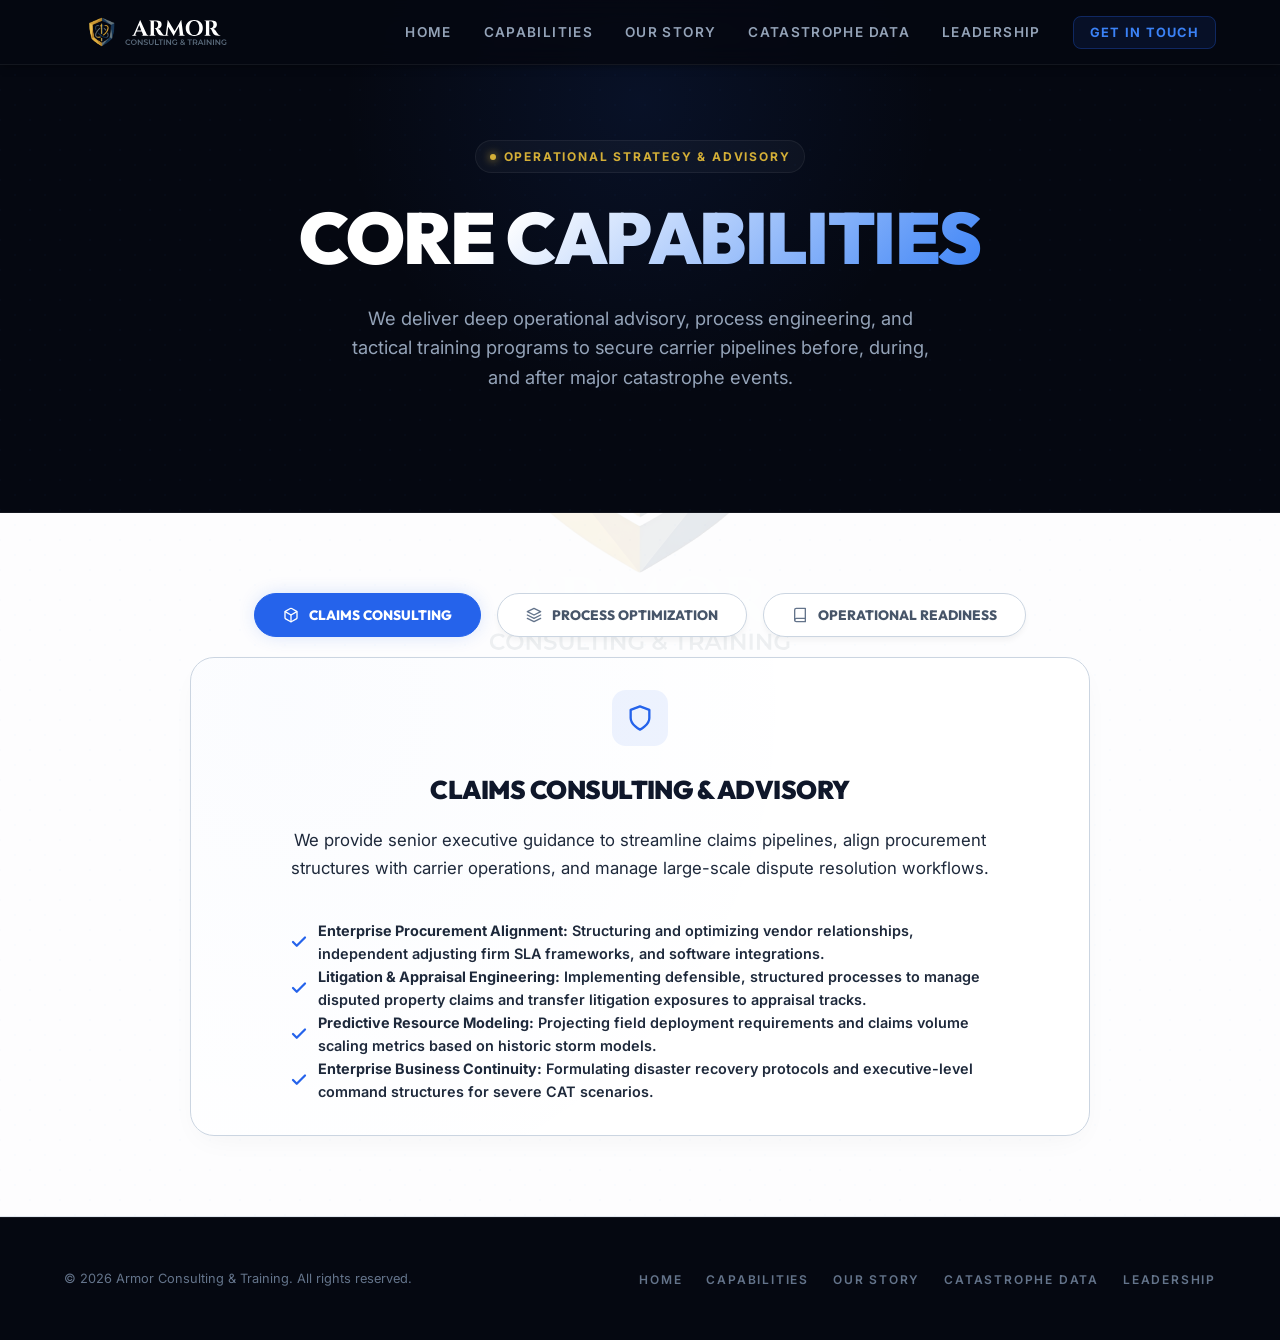
<file: capabilities.html>
<!DOCTYPE html>
<html lang="en">
<head>
    <meta charset="UTF-8">
    <meta name="viewport" content="width=device-width, initial-scale=1.0">
    <meta name="description" content="Armor Consulting & Training fortifies catastrophe claims operations, streamlines response pipelines, ensures strict regulatory compliance, and advises on premium insurtech systems integration.">
    <meta name="author" content="Armor Consulting & Training">
    <title>Core Capabilities | Armor Consulting & Training</title>
    
    <!-- CSS Link -->
    <link rel="stylesheet" href="style.css">
    
    <!-- Favicon Mockup -->
    <link rel="icon" type="image/svg+xml" href="assets/Armor Consulting and Training LLC Logo (512 x 512 px).svg">
</head>
<body>
    <div class="background-watermark"></div>

    <!-- ── HEADER / NAVIGATION ── -->
    <header class="scrolled">
        <div class="container nav-container">
            <a href="index.html" class="logo">
                <img src="assets/Armor Consulting and Training LLC Logo 2 (1128 x 191 px).svg" alt="Armor Consulting & Training" class="logo-image">
            </a>
            <nav>
                <ul>
                    <li><a href="index.html">Home</a></li>
                    <li><a href="capabilities.html" class="active">Capabilities</a></li>
                    <li><a href="our-story.html">Our Story</a></li>
                    <li><a href="index.html#tracker">Catastrophe Data</a></li>
                    <li><a href="index.html#leadership">Leadership</a></li>
                    <li><a href="index.html#contact" class="btn-nav">Get in Touch</a></li>
                </ul>
            </nav>
        </div>
    </header>

    <main>
        <!-- ── SUB-PAGE HERO ── -->
        <section class="hero" style="min-height: auto; padding: 140px 0 80px 0; border-bottom: 1px solid var(--panel-border);">
            <div class="hero-glow"></div>
            <div class="container hero-content" style="max-width: 800px;">
                <div class="hero-tag">
                    <span class="hero-tag-dot"></span> Operational Strategy & Advisory
                </div>
                <h1 class="text-gradient-cobalt">Core Capabilities</h1>
                <p>We deliver deep operational advisory, process engineering, and tactical training programs to secure carrier pipelines before, during, and after major catastrophe events.</p>
            </div>
        </section>

        <!-- ── INTERACTIVE CAPABILITIES SECTION ── -->
        <section id="capabilities" class="capabilities-section">
            <div class="container">
                <div class="services-showcase" style="max-width: 900px; margin: 0 auto;">
                    <!-- Tabs Navigation -->
                    <div class="services-tabs">
                        <!-- Tab 1 -->
                        <button class="service-tab-btn active" data-service="consulting">
                            <svg width="16" height="16" viewBox="0 0 24 24" fill="none" stroke="currentColor" stroke-width="2" stroke-linecap="round" stroke-linejoin="round">
                                <path d="M21 16V8a2 2 0 0 0-1-1.73l-7-4a2 2 0 0 0-2 0l-7 4A2 2 0 0 0 3 8v8a2 2 0 0 0 1 1.73l7 4a2 2 0 0 0 2 0l7-4A2 2 0 0 0 21 16z"></path>
                                <polyline points="3.27 6.96 12 12.01 20.73 6.96"></polyline>
                                <line x1="12" y1="22.08" x2="12" y2="12"></line>
                            </svg>
                            <span>Claims Consulting</span>
                        </button>

                        <!-- Tab 2 -->
                        <button class="service-tab-btn" data-service="optimization">
                            <svg width="16" height="16" viewBox="0 0 24 24" fill="none" stroke="currentColor" stroke-width="2" stroke-linecap="round" stroke-linejoin="round">
                                <polygon points="12 2 2 7 12 12 22 7 12 2"></polygon>
                                <polyline points="2 17 12 22 22 17"></polyline>
                                <polyline points="2 12 12 17 22 12"></polyline>
                            </svg>
                            <span>Process Optimization</span>
                        </button>

                        <!-- Tab 3 -->
                        <button class="service-tab-btn" data-service="readiness">
                            <svg width="16" height="16" viewBox="0 0 24 24" fill="none" stroke="currentColor" stroke-width="2" stroke-linecap="round" stroke-linejoin="round">
                                <path d="M4 19.5A2.5 2.5 0 0 1 6.5 17H20"></path>
                                <path d="M6.5 2H20v20H6.5A2.5 2.5 0 0 1 4 19.5v-15A2.5 2.5 0 0 1 6.5 2z"></path>
                            </svg>
                            <span>Operational Readiness</span>
                        </button>
                    </div>

                    <!-- Tabs Content Panel -->
                    <div class="services-content-panel">
                        <!-- Slide 1: Claims Consulting -->
                        <div class="service-content-slide active" id="service-consulting">
                            <div class="service-slide-detail">
                                <div class="service-slide-icon">
                                    <svg width="28" height="28" viewBox="0 0 24 24" fill="none" stroke="currentColor" stroke-width="2" stroke-linecap="round" stroke-linejoin="round">
                                        <path d="M12 22s8-4 8-10V5l-8-3-8 3v7c0 6 8 10 8 10z"></path>
                                    </svg>
                                </div>
                                <h3>Claims Consulting & Advisory</h3>
                                <p>We provide senior executive guidance to streamline claims pipelines, align procurement structures with carrier operations, and manage large-scale dispute resolution workflows.</p>
                                <ul class="service-bullet-list" style="display: inline-block; text-align: left; max-width: 700px; margin: 12px auto 0 auto;">
                                    <li>
                                        <svg width="18" height="18" viewBox="0 0 24 24" fill="none" stroke="currentColor" stroke-width="3" stroke-linecap="round" stroke-linejoin="round">
                                            <polyline points="20 6 9 17 4 12"></polyline>
                                        </svg>
                                        <span><strong>Enterprise Procurement Alignment:</strong> Structuring and optimizing vendor relationships, independent adjusting firm SLA frameworks, and software integrations.</span>
                                    </li>
                                    <li>
                                        <svg width="18" height="18" viewBox="0 0 24 24" fill="none" stroke="currentColor" stroke-width="3" stroke-linecap="round" stroke-linejoin="round">
                                            <polyline points="20 6 9 17 4 12"></polyline>
                                        </svg>
                                        <span><strong>Litigation & Appraisal Engineering:</strong> Implementing defensible, structured processes to manage disputed property claims and transfer litigation exposures to appraisal tracks.</span>
                                    </li>
                                    <li>
                                        <svg width="18" height="18" viewBox="0 0 24 24" fill="none" stroke="currentColor" stroke-width="3" stroke-linecap="round" stroke-linejoin="round">
                                            <polyline points="20 6 9 17 4 12"></polyline>
                                        </svg>
                                        <span><strong>Predictive Resource Modeling:</strong> Projecting field deployment requirements and claims volume scaling metrics based on historic storm models.</span>
                                    </li>
                                    <li>
                                        <svg width="18" height="18" viewBox="0 0 24 24" fill="none" stroke="currentColor" stroke-width="3" stroke-linecap="round" stroke-linejoin="round">
                                            <polyline points="20 6 9 17 4 12"></polyline>
                                        </svg>
                                        <span><strong>Enterprise Business Continuity:</strong> Formulating disaster recovery protocols and executive-level command structures for severe CAT scenarios.</span>
                                    </li>
                                </ul>
                            </div>
                        </div>

                        <!-- Slide 2: Process Optimization -->
                        <div class="service-content-slide" id="service-optimization">
                            <div class="service-slide-detail">
                                <div class="service-slide-icon">
                                    <svg width="28" height="28" viewBox="0 0 24 24" fill="none" stroke="currentColor" stroke-width="2" stroke-linecap="round" stroke-linejoin="round">
                                        <circle cx="12" cy="12" r="3"></circle>
                                        <path d="M19.4 15a1.65 1.65 0 0 0 .33 1.82l.06.06a2 2 0 1 1-2.83 2.83l-.06-.06a1.65 1.65 0 0 0-1.82-.33 1.65 1.65 0 0 0-1 1.51V21a2 2 0 0 1-4 0v-.09A1.65 1.65 0 0 0 9 19.4a1.65 1.65 0 0 0-1.82.33l-.06.06a2 2 0 1 1-2.83-2.83l.06-.06a1.65 1.65 0 0 0 .33-1.82 1.65 1.65 0 0 0-1.51-1H3a2 2 0 0 1 0-4h.09A1.65 1.65 0 0 0 4.6 9a1.65 1.65 0 0 0-.33-1.82l-.06-.06a2 2 0 1 1 2.83-2.83l.06.06a1.65 1.65 0 0 0 1.82.33H9a1.65 1.65 0 0 0 1-1.51V3a2 2 0 0 1 4 0v.09a1.65 1.65 0 0 0 1 1.51 1.65 1.65 0 0 0 1.82-.33l.06-.06a2 2 0 1 1 2.83 2.83l-.06.06a1.65 1.65 0 0 0-.33 1.82V9a1.65 1.65 0 0 0 1.51 1H21a2 2 0 0 1 0 4h-.09a1.65 1.65 0 0 0-1.51 1z"></path>
                                    </svg>
                                </div>
                                <h3>Strategic Process Optimization</h3>
                                <p>We engineer operational frameworks, design clean data capture loops, and customize claims processing workflows for specialized perils and challenging geographic regions.</p>
                                <ul class="service-bullet-list" style="display: inline-block; text-align: left; max-width: 700px; margin: 12px auto 0 auto;">
                                    <li>
                                        <svg width="18" height="18" viewBox="0 0 24 24" fill="none" stroke="currentColor" stroke-width="3" stroke-linecap="round" stroke-linejoin="round">
                                            <polyline points="20 6 9 17 4 12"></polyline>
                                        </svg>
                                        <span><strong>System Architecture & Data Capture:</strong> Designing clean integration pipelines between intake systems, field estimating tools, and core carrier databases.</span>
                                    </li>
                                    <li>
                                        <svg width="18" height="18" viewBox="0 0 24 24" fill="none" stroke="currentColor" stroke-width="3" stroke-linecap="round" stroke-linejoin="round">
                                            <polyline points="20 6 9 17 4 12"></polyline>
                                        </svg>
                                        <span><strong>CAT Code Engineering:</strong> Establishing storm-specific process guidelines, estimate templates, and automated compliance auditing rules.</span>
                                    </li>
                                    <li>
                                        <svg width="18" height="18" viewBox="0 0 24 24" fill="none" stroke="currentColor" stroke-width="3" stroke-linecap="round" stroke-linejoin="round">
                                            <polyline points="20 6 9 17 4 12"></polyline>
                                        </svg>
                                        <span><strong>Niche Product Customization:</strong> Engineering specialized processing pipelines for unique policy types, including manufactured housing and mobile home product lines.</span>
                                    </li>
                                    <li>
                                        <svg width="18" height="18" viewBox="0 0 24 24" fill="none" stroke="currentColor" stroke-width="3" stroke-linecap="round" stroke-linejoin="round">
                                            <polyline points="20 6 9 17 4 12"></polyline>
                                        </svg>
                                        <span><strong>Logistical Conflict Resolution:</strong> Developing localized, tactical response workflows for hard-to-reach barrier islands, keys, and severe access-restricted disaster zones (e.g., Sanibel Island and the Florida Keys).</span>
                                    </li>
                                </ul>
                            </div>
                        </div>

                        <!-- Slide 3: Operational Readiness -->
                        <div class="service-content-slide" id="service-readiness">
                            <div class="service-slide-detail">
                                <div class="service-slide-icon">
                                    <svg width="28" height="28" viewBox="0 0 24 24" fill="none" stroke="currentColor" stroke-width="2" stroke-linecap="round" stroke-linejoin="round">
                                        <path d="M17 21v-2a4 4 0 0 0-4-4H5a4 4 0 0 0-4 4v2"></path>
                                        <circle cx="9" cy="7" r="4"></circle>
                                        <path d="M23 21v-2a4 4 0 0 0-3-3.87"></path>
                                        <path d="M16 3.13a4 4 0 0 1 0 7.75"></path>
                                    </svg>
                                </div>
                                <h3>Training & Operational Readiness</h3>
                                <p>We build readiness programs, technical estimating academies, and automated onboarding playbooks to scale up human capital ahead of historic catastrophe events.</p>
                                <ul class="service-bullet-list" style="display: inline-block; text-align: left; max-width: 700px; margin: 12px auto 0 auto;">
                                    <li>
                                        <svg width="18" height="18" viewBox="0 0 24 24" fill="none" stroke="currentColor" stroke-width="3" stroke-linecap="round" stroke-linejoin="round">
                                            <polyline points="20 6 9 17 4 12"></polyline>
                                        </svg>
                                        <span><strong>Leadership Development Academies:</strong> Targeted executive training programs for Team Leads, Field Supervisors, Quality Control Auditors, and Claims Managers.</span>
                                    </li>
                                    <li>
                                        <svg width="18" height="18" viewBox="0 0 24 24" fill="none" stroke="currentColor" stroke-width="3" stroke-linecap="round" stroke-linejoin="round">
                                            <polyline points="20 6 9 17 4 12"></polyline>
                                        </svg>
                                        <span><strong>Technical Estimating Mastery:</strong> Advanced training curricula in Xactimate and Symbility, emphasizing structural estimating precision and carrier-specific guidelines.</span>
                                    </li>
                                    <li>
                                        <svg width="18" height="18" viewBox="0 0 24 24" fill="none" stroke="currentColor" stroke-width="3" stroke-linecap="round" stroke-linejoin="round">
                                            <polyline points="20 6 9 17 4 12"></polyline>
                                        </svg>
                                        <span><strong>Massive-Scale Readiness Drills:</strong> Conducting stress-test simulations of staffing ramp-ups, QA queues, and high-frequency intake bottlenecks.</span>
                                    </li>
                                    <li>
                                        <svg width="18" height="18" viewBox="0 0 24 24" fill="none" stroke="currentColor" stroke-width="3" stroke-linecap="round" stroke-linejoin="round">
                                            <polyline points="20 6 9 17 4 12"></polyline>
                                        </svg>
                                        <span><strong>Rapid Onboarding Systems:</strong> Creating high-impact independent adjuster orientation presentation playbooks and onboarding resources to ensure day-one operational alignment.</span>
                                    </li>
                                </ul>
                            </div>
                        </div>
                    </div>
                </div>
            </div>
        </section>
    </main>

    <!-- ── FOOTER ── -->
    <footer>
        <div class="container footer-container">
            <div class="footer-copy">
                &copy; 2026 Armor Consulting & Training. All rights reserved.
            </div>
            <ul class="footer-links">
                <li><a href="index.html">Home</a></li>
                <li><a href="capabilities.html">Capabilities</a></li>
                <li><a href="our-story.html">Our Story</a></li>
                <li><a href="index.html#tracker">Catastrophe Data</a></li>
                <li><a href="index.html#leadership">Leadership</a></li>
            </ul>
        </div>
    </footer>

    <!-- JavaScript Link -->
    <script src="app.js"></script>
</body>
</html>
</file>
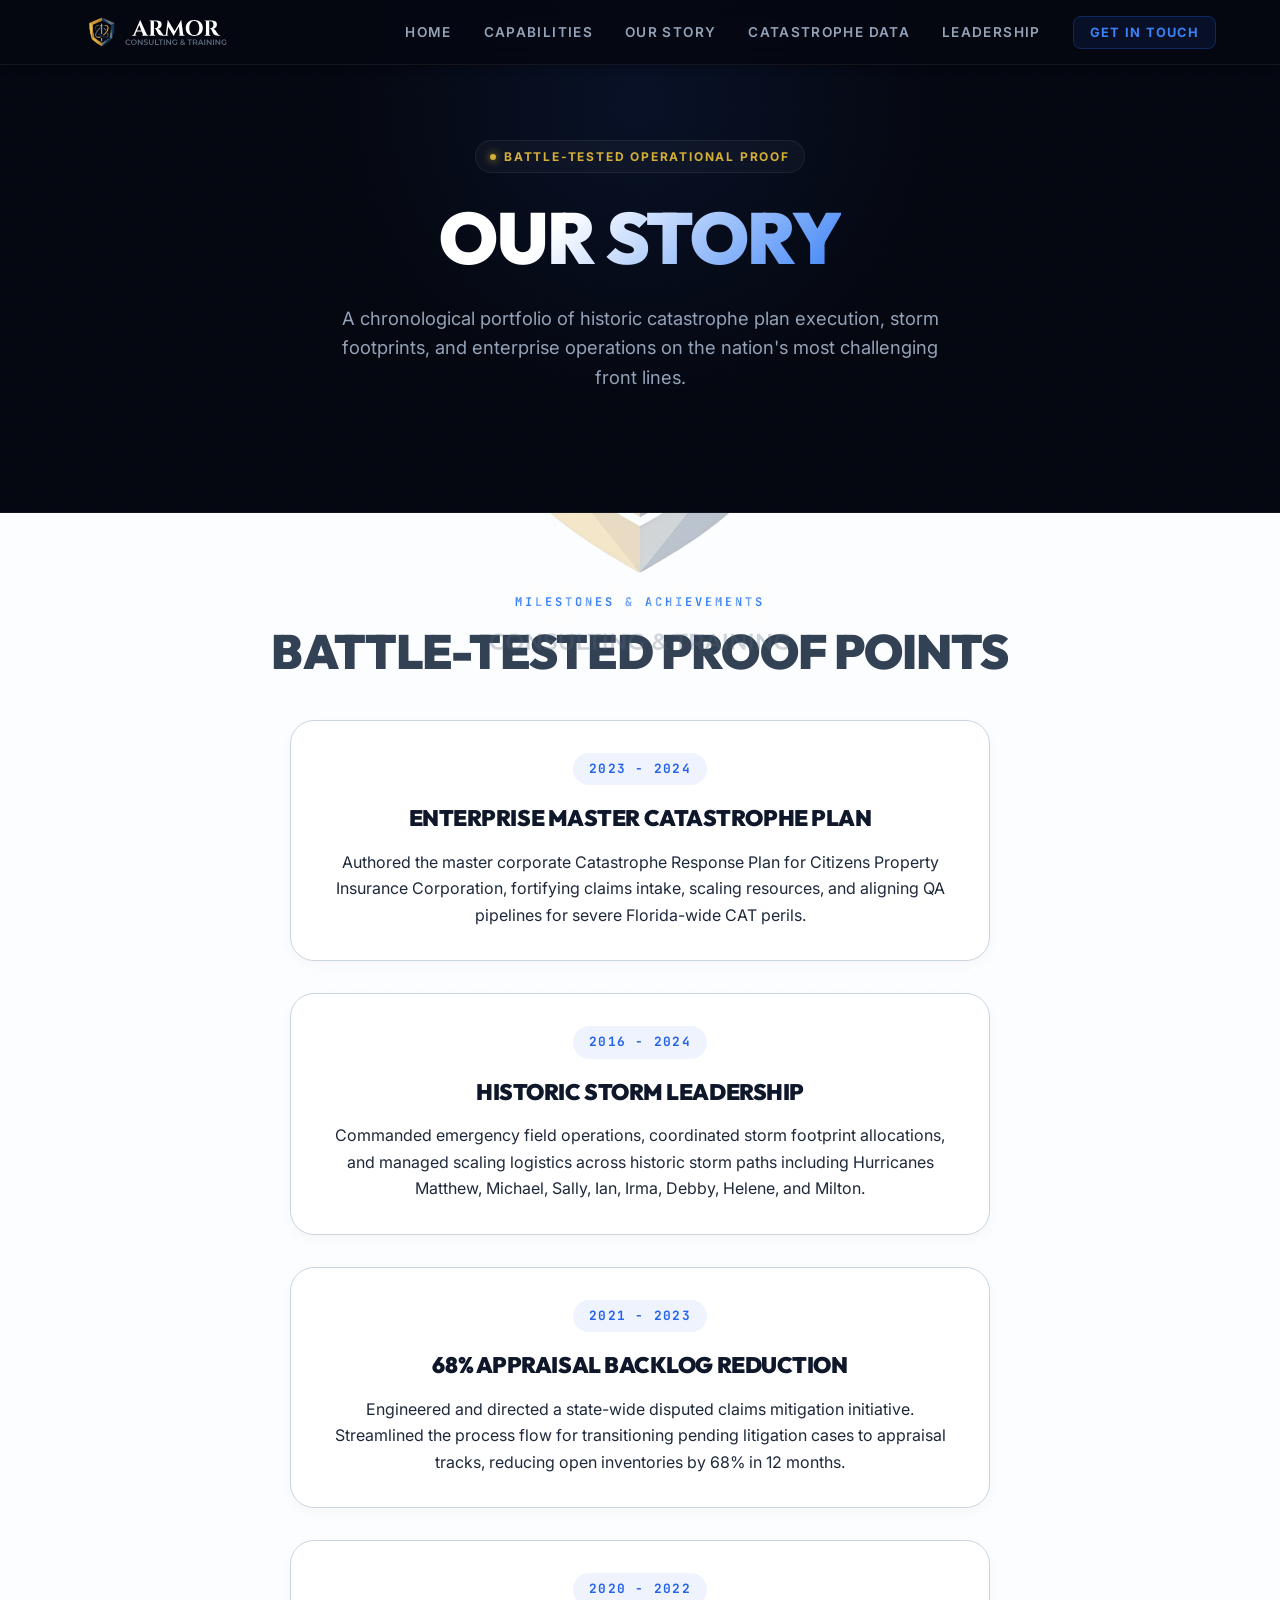
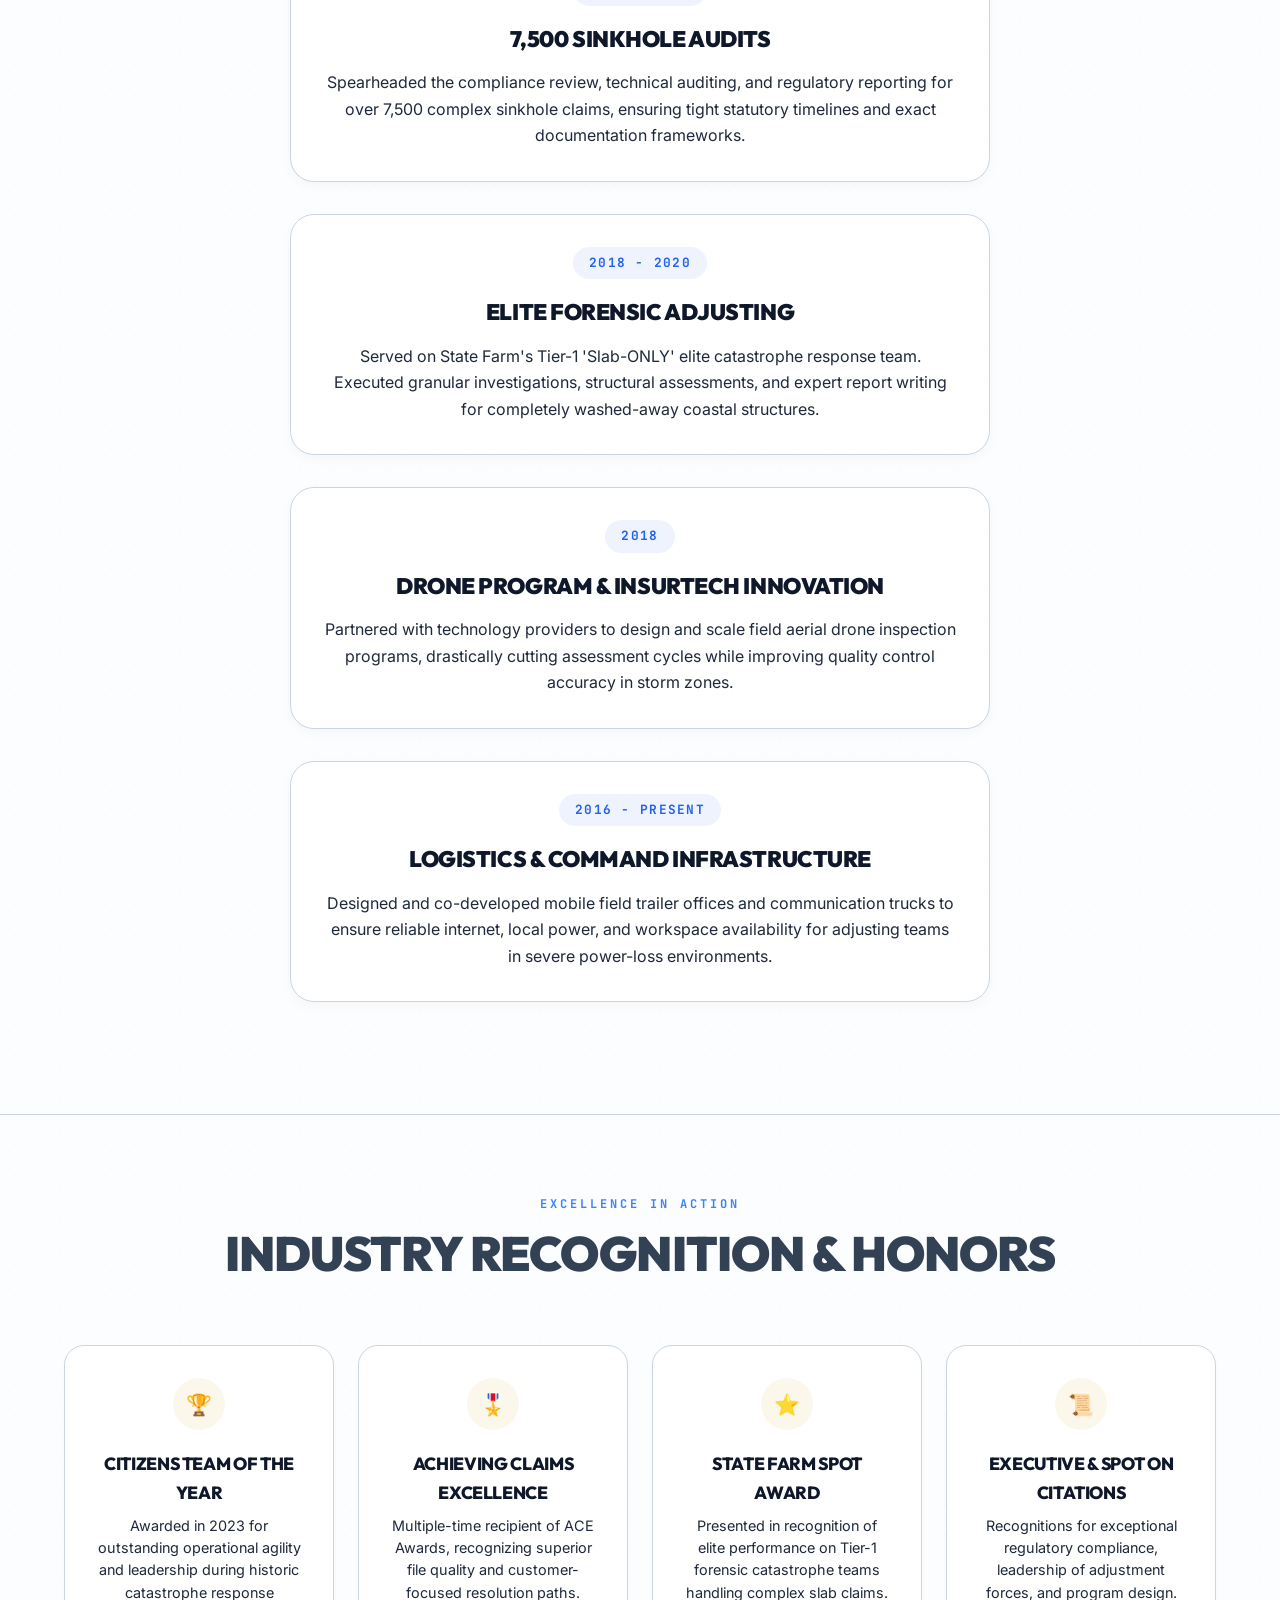
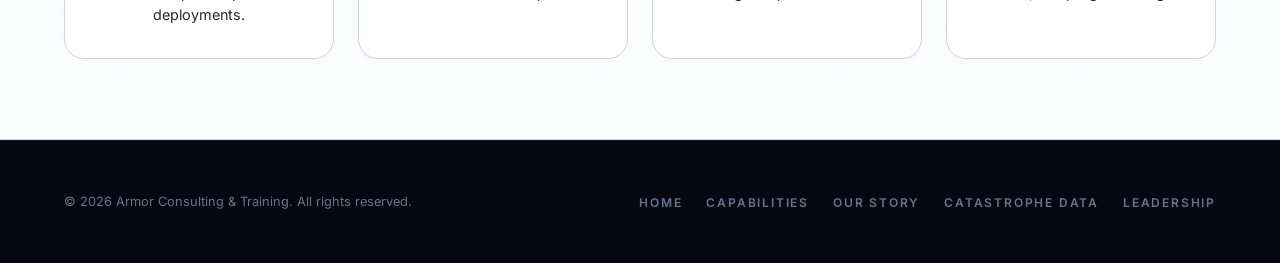
<file: our-story.html>
<!DOCTYPE html>
<html lang="en">
<head>
    <meta charset="UTF-8">
    <meta name="viewport" content="width=device-width, initial-scale=1.0">
    <meta name="description" content="Armor Consulting & Training fortifies catastrophe claims operations, streamlines response pipelines, ensures strict regulatory compliance, and advises on premium insurtech systems integration.">
    <meta name="author" content="Armor Consulting & Training">
    <title>Our Story | Armor Consulting & Training</title>
    
    <!-- CSS Link -->
    <link rel="stylesheet" href="style.css">
    
    <!-- Favicon Mockup -->
    <link rel="icon" type="image/svg+xml" href="assets/Armor Consulting and Training LLC Logo (512 x 512 px).svg">
</head>
<body>
    <div class="background-watermark"></div>

    <!-- ── HEADER / NAVIGATION ── -->
    <header class="scrolled">
        <div class="container nav-container">
            <a href="index.html" class="logo">
                <img src="assets/Armor Consulting and Training LLC Logo 2 (1128 x 191 px).svg" alt="Armor Consulting & Training" class="logo-image">
            </a>
            <nav>
                <ul>
                    <li><a href="index.html">Home</a></li>
                    <li><a href="capabilities.html">Capabilities</a></li>
                    <li><a href="our-story.html" class="active">Our Story</a></li>
                    <li><a href="index.html#tracker">Catastrophe Data</a></li>
                    <li><a href="index.html#leadership">Leadership</a></li>
                    <li><a href="index.html#contact" class="btn-nav">Get in Touch</a></li>
                </ul>
            </nav>
        </div>
    </header>

    <main>
        <!-- ── SUB-PAGE HERO ── -->
        <section class="hero" style="min-height: auto; padding: 140px 0 80px 0; border-bottom: 1px solid var(--panel-border);">
            <div class="hero-glow"></div>
            <div class="container hero-content" style="max-width: 800px;">
                <div class="hero-tag">
                    <span class="hero-tag-dot"></span> Battle-Tested Operational Proof
                </div>
                <h1 class="text-gradient-cobalt">Our Story</h1>
                <p>A chronological portfolio of historic catastrophe plan execution, storm footprints, and enterprise operations on the nation's most challenging front lines.</p>
            </div>
        </section>

        <!-- ── CHRONOLOGICAL TIMELINE SECTION ── -->
        <section class="story-section" style="background-color: rgba(255, 255, 255, 0.65) !important;">
            <div class="container">
                <div class="section-header" style="margin-bottom: 40px;">
                    <span class="section-subtitle">Milestones & Achievements</span>
                    <h2 class="section-title">Battle-Tested Proof Points</h2>
                </div>

                <div class="timeline-container">
                    <!-- Timeline Item 1 -->
                    <div class="timeline-item">
                        <div class="timeline-dot"></div>
                        <div class="timeline-content">
                            <span class="timeline-date">2023 - 2024</span>
                            <h3 class="timeline-title">Enterprise Master Catastrophe Plan</h3>
                            <p class="timeline-body">Authored the master corporate Catastrophe Response Plan for Citizens Property Insurance Corporation, fortifying claims intake, scaling resources, and aligning QA pipelines for severe Florida-wide CAT perils.</p>
                        </div>
                    </div>

                    <!-- Timeline Item 2 -->
                    <div class="timeline-item">
                        <div class="timeline-dot"></div>
                        <div class="timeline-content">
                            <span class="timeline-date">2016 - 2024</span>
                            <h3 class="timeline-title">Historic Storm Leadership</h3>
                            <p class="timeline-body">Commanded emergency field operations, coordinated storm footprint allocations, and managed scaling logistics across historic storm paths including Hurricanes Matthew, Michael, Sally, Ian, Irma, Debby, Helene, and Milton.</p>
                        </div>
                    </div>

                    <!-- Timeline Item 3 -->
                    <div class="timeline-item">
                        <div class="timeline-dot"></div>
                        <div class="timeline-content">
                            <span class="timeline-date">2021 - 2023</span>
                            <h3 class="timeline-title">68% Appraisal Backlog Reduction</h3>
                            <p class="timeline-body">Engineered and directed a state-wide disputed claims mitigation initiative. Streamlined the process flow for transitioning pending litigation cases to appraisal tracks, reducing open inventories by 68% in 12 months.</p>
                        </div>
                    </div>

                    <!-- Timeline Item 4 -->
                    <div class="timeline-item">
                        <div class="timeline-dot"></div>
                        <div class="timeline-content">
                            <span class="timeline-date">2020 - 2022</span>
                            <h3 class="timeline-title">7,500 Sinkhole Audits</h3>
                            <p class="timeline-body">Spearheaded the compliance review, technical auditing, and regulatory reporting for over 7,500 complex sinkhole claims, ensuring tight statutory timelines and exact documentation frameworks.</p>
                        </div>
                    </div>

                    <!-- Timeline Item 5 -->
                    <div class="timeline-item">
                        <div class="timeline-dot"></div>
                        <div class="timeline-content">
                            <span class="timeline-date">2018 - 2020</span>
                            <h3 class="timeline-title">Elite Forensic Adjusting</h3>
                            <p class="timeline-body">Served on State Farm's Tier-1 'Slab-ONLY' elite catastrophe response team. Executed granular investigations, structural assessments, and expert report writing for completely washed-away coastal structures.</p>
                        </div>
                    </div>

                    <!-- Timeline Item 6 -->
                    <div class="timeline-item">
                        <div class="timeline-dot"></div>
                        <div class="timeline-content">
                            <span class="timeline-date">2018</span>
                            <h3 class="timeline-title">Drone Program & Insurtech Innovation</h3>
                            <p class="timeline-body">Partnered with technology providers to design and scale field aerial drone inspection programs, drastically cutting assessment cycles while improving quality control accuracy in storm zones.</p>
                        </div>
                    </div>

                    <!-- Timeline Item 7 -->
                    <div class="timeline-item">
                        <div class="timeline-dot"></div>
                        <div class="timeline-content">
                            <span class="timeline-date">2016 - Present</span>
                            <h3 class="timeline-title">Logistics & Command Infrastructure</h3>
                            <p class="timeline-body">Designed and co-developed mobile field trailer offices and communication trucks to ensure reliable internet, local power, and workspace availability for adjusting teams in severe power-loss environments.</p>
                        </div>
                    </div>
                </div>
            </div>
        </section>

        <!-- ── AWARDS SECTION ── -->
        <section class="awards-section">
            <div class="container">
                <div class="section-header">
                    <span class="section-subtitle">Excellence in Action</span>
                    <h2 class="section-title">Industry Recognition & Honors</h2>
                </div>

                <div class="awards-grid">
                    <!-- Award 1 -->
                    <div class="award-card">
                        <div class="award-icon">🏆</div>
                        <h3>Citizens Team of the Year</h3>
                        <p>Awarded in 2023 for outstanding operational agility and leadership during historic catastrophe response deployments.</p>
                    </div>

                    <!-- Award 2 -->
                    <div class="award-card">
                        <div class="award-icon">🎖️</div>
                        <h3>Achieving Claims Excellence</h3>
                        <p>Multiple-time recipient of ACE Awards, recognizing superior file quality and customer-focused resolution paths.</p>
                    </div>

                    <!-- Award 3 -->
                    <div class="award-card">
                        <div class="award-icon">⭐</div>
                        <h3>State Farm SPOT Award</h3>
                        <p>Presented in recognition of elite performance on Tier-1 forensic catastrophe teams handling complex slab claims.</p>
                    </div>

                    <!-- Award 4 -->
                    <div class="award-card">
                        <div class="award-icon">📜</div>
                        <h3>Executive & Spot On Citations</h3>
                        <p>Recognitions for exceptional regulatory compliance, leadership of adjustment forces, and program design.</p>
                    </div>
                </div>
            </div>
        </section>
    </main>

    <!-- ── FOOTER ── -->
    <footer>
        <div class="container footer-container">
            <div class="footer-copy">
                &copy; 2026 Armor Consulting & Training. All rights reserved.
            </div>
            <ul class="footer-links">
                <li><a href="index.html">Home</a></li>
                <li><a href="capabilities.html">Capabilities</a></li>
                <li><a href="our-story.html">Our Story</a></li>
                <li><a href="index.html#tracker">Catastrophe Data</a></li>
                <li><a href="index.html#leadership">Leadership</a></li>
            </ul>
        </div>
    </footer>

    <!-- JavaScript Link -->
    <script src="app.js"></script>
</body>
</html>
</file>
<file: style.css>
@import url('https://fonts.googleapis.com/css2?family=Outfit:wght@400;600;800;900&family=Inter:wght@300;400;500;600;700&family=JetBrains+Mono:wght@400;700&display=swap');

/* ── DESIGN SYSTEM VARIABLES ────────────────────────────────────────────── */
:root {
  --bg-color: #050811;
  --bg-dots: rgba(37, 99, 235, 0.03);
  --panel-bg: rgba(13, 18, 33, 0.7);
  --panel-border: rgba(255, 255, 255, 0.06);
  --panel-border-hover: rgba(59, 130, 246, 0.3);
  
  --text-primary: #f8fafc;
  --text-secondary: #94a3b8;
  --text-muted: #64748b;
  
  --accent-cobalt: #2563eb;
  --accent-electric: #3b82f6;
  --accent-cyan: #06b6d4;
  --accent-gold: #d4af37;
  --accent-gold-glow: rgba(212, 175, 55, 0.15);
  
  --shadow-sm: 0 2px 8px -2px rgba(0, 0, 0, 0.5);
  --shadow-lg: 0 10px 30px -10px rgba(0, 0, 0, 0.7);
  --shadow-glow: 0 0 20px -5px rgba(37, 99, 235, 0.3);
  
  --transition-smooth: all 0.4s cubic-bezier(0.16, 1, 0.3, 1);
  --font-heading: 'Outfit', 'Inter', sans-serif;
  --font-body: 'Inter', sans-serif;
  --font-mono: 'JetBrains Mono', monospace;
}

/* ── BASE STYLES ────────────────────────────────────────────────────────── */
* {
  box-sizing: border-box;
  margin: 0;
  padding: 0;
}

html {
  scroll-behavior: smooth;
}

body {
  background-color: var(--bg-color);
  background-image: 
    radial-gradient(var(--bg-dots) 1.5px, transparent 1.5px),
    radial-gradient(var(--bg-dots) 1.5px, transparent 1.5px);
  background-size: 30px 30px;
  background-position: 0 0, 15px 15px;
  color: var(--text-primary);
  font-family: var(--font-body);
  line-height: 1.6;
  overflow-x: hidden;
  -webkit-font-smoothing: antialiased;
}

/* ── TYPOGRAPHY ──────────────────────────────────────────────────────────── */
h1, h2, h3, h4 {
  font-family: var(--font-heading);
  font-weight: 800;
  letter-spacing: -0.02em;
}

p {
  color: var(--text-secondary);
}

.text-gradient-cobalt {
  background: linear-gradient(135deg, #ffffff 30%, var(--accent-electric) 100%);
  -webkit-background-clip: text;
  -webkit-text-fill-color: transparent;
}

.text-gradient-gold {
  background: linear-gradient(135deg, #ffffff 40%, var(--accent-gold) 100%);
  -webkit-background-clip: text;
  -webkit-text-fill-color: transparent;
}

/* ── GLOBAL LAYOUT & CONTAINER ────────────────────────────────────────────── */
.container {
  width: 100%;
  max-width: 1200px;
  margin: 0 auto;
  padding: 0 24px;
}

/* ── HEADER / NAVIGATION ──────────────────────────────────────────────────── */
header {
  position: fixed;
  top: 0;
  left: 0;
  width: 100%;
  z-index: 100;
  border-bottom: 1px solid transparent;
  transition: var(--transition-smooth);
}

header.scrolled {
  background-color: rgba(5, 8, 17, 0.85);
  backdrop-filter: blur(12px);
  border-bottom: 1px solid var(--panel-border);
  box-shadow: var(--shadow-sm);
}

.nav-container {
  display: flex;
  justify-content: space-between;
  align-items: center;
  height: 80px;
  transition: var(--transition-smooth);
}

header.scrolled .nav-container {
  height: 64px;
}

.logo {
  display: flex;
  align-items: center;
  text-decoration: none;
}

.logo-image {
  height: 46px;
  width: auto;
  display: block;
  transition: var(--transition-smooth);
}

header.scrolled .logo-image {
  height: 38px;
}

nav ul {
  display: flex;
  list-style: none;
  gap: 32px;
  align-items: center;
}

nav a {
  text-decoration: none;
  color: var(--text-secondary);
  font-size: 0.85rem;
  font-weight: 600;
  text-transform: uppercase;
  letter-spacing: 0.1em;
  transition: var(--transition-smooth);
}

nav a:hover {
  color: var(--accent-electric);
}

.btn-nav {
  background: rgba(37, 99, 235, 0.1);
  color: var(--accent-electric);
  border: 1px solid rgba(37, 99, 235, 0.3);
  padding: 8px 16px;
  border-radius: 8px;
  font-size: 0.8rem;
  font-weight: 700;
}

.btn-nav:hover {
  background: var(--accent-cobalt);
  color: var(--text-primary);
  border-color: var(--accent-cobalt);
  box-shadow: var(--shadow-glow);
}

/* ── HERO SECTION ────────────────────────────────────────────────────────── */
.hero {
  position: relative;
  min-height: 100vh;
  display: flex;
  align-items: center;
  padding-top: 100px;
  overflow: hidden;
}

.hero-glow {
  position: absolute;
  top: 20%;
  left: 50%;
  transform: translate(-50%, -50%);
  width: 600px;
  height: 600px;
  background: radial-gradient(circle, rgba(37, 99, 235, 0.1) 0%, transparent 70%);
  z-index: -1;
  pointer-events: none;
}

.hero-content {
  max-width: 700px;
}

.hero-tag {
  display: inline-flex;
  align-items: center;
  gap: 8px;
  background: rgba(255, 255, 255, 0.03);
  border: 1px solid var(--panel-border);
  padding: 6px 14px;
  border-radius: 20px;
  font-size: 0.75rem;
  font-weight: 700;
  text-transform: uppercase;
  letter-spacing: 0.15em;
  color: var(--accent-gold);
  margin-bottom: 24px;
}

.hero-tag-dot {
  width: 6px;
  height: 6px;
  border-radius: 50%;
  background: var(--accent-gold);
  box-shadow: 0 0 8px var(--accent-gold);
}

.hero h1 {
  font-size: clamp(2.5rem, 6vw, 4.5rem);
  line-height: 0.95;
  margin-bottom: 24px;
  font-weight: 900;
  text-transform: uppercase;
}

.hero p {
  font-size: clamp(1rem, 2vw, 1.15rem);
  color: var(--text-secondary);
  margin-bottom: 40px;
  max-width: 600px;
}

.hero-actions {
  display: flex;
  gap: 16px;
  flex-wrap: wrap;
}

.btn {
  display: inline-flex;
  align-items: center;
  gap: 8px;
  text-decoration: none;
  padding: 14px 28px;
  border-radius: 10px;
  font-size: 0.85rem;
  font-weight: 700;
  text-transform: uppercase;
  letter-spacing: 0.08em;
  transition: var(--transition-smooth);
  cursor: pointer;
}

.btn-primary {
  background: var(--accent-cobalt);
  color: var(--text-primary);
  border: 1px solid var(--accent-cobalt);
  box-shadow: var(--shadow-glow);
}

.btn-primary:hover {
  background: var(--accent-electric);
  border-color: var(--accent-electric);
  transform: translateY(-2px);
}

.btn-secondary {
  background: rgba(255, 255, 255, 0.03);
  color: var(--text-primary);
  border: 1px solid var(--panel-border);
}

.btn-secondary:hover {
  background: rgba(255, 255, 255, 0.08);
  border-color: var(--text-secondary);
  transform: translateY(-2px);
}

/* ── SECTIONS ────────────────────────────────────────────────────────────── */
section {
  padding: 100px 0;
  position: relative;
}

.section-header {
  margin-bottom: 64px;
  text-align: center;
}

.section-subtitle {
  font-family: var(--font-mono);
  font-size: 0.75rem;
  font-weight: 700;
  text-transform: uppercase;
  color: var(--accent-electric);
  letter-spacing: 0.25em;
  margin-bottom: 12px;
  display: block;
}

.section-title {
  font-size: clamp(2rem, 4vw, 3rem);
  text-transform: uppercase;
  font-weight: 900;
}

/* ── SERVICE SHOWCASE LAYOUT ─────────────────────────────────────────────── */
.services-showcase {
  margin-top: 24px;
  width: 100%;
}

.services-tabs {
  display: flex;
  gap: 16px;
  justify-content: center;
  margin-bottom: 20px;
  flex-wrap: wrap;
}

.service-tab-btn {
  background: #ffffff;
  border: 1px solid #cbd5e1;
  border-radius: 30px;
  padding: 12px 28px;
  font-family: var(--font-heading);
  font-size: 0.85rem;
  font-weight: 800;
  text-transform: uppercase;
  color: #475569;
  display: flex;
  align-items: center;
  gap: 10px;
  cursor: pointer;
  transition: var(--transition-smooth);
  box-shadow: 0 4px 6px -1px rgba(0, 0, 0, 0.05);
}

.service-tab-btn svg {
  color: #64748b;
  transition: var(--transition-smooth);
}

.service-tab-btn:hover {
  background: #f1f5f9;
  color: #0f172a;
  border-color: #94a3b8;
}

.service-tab-btn.active {
  background: var(--accent-cobalt);
  color: #ffffff;
  border-color: var(--accent-cobalt);
  box-shadow: var(--shadow-glow);
}

.service-tab-btn.active svg {
  color: #ffffff;
}

.services-content-panel {
  background: #ffffff;
  border: 1px solid #cbd5e1;
  border-radius: 24px;
  padding: 32px 40px;
  box-shadow: 0 10px 30px -10px rgba(0, 0, 0, 0.05);
  display: flex;
  flex-direction: column;
  justify-content: center;
  position: relative;
  overflow: hidden;
}

.services-content-panel::before {
  content: '';
  position: absolute;
  top: 0;
  left: 0;
  width: 100%;
  height: 100%;
  background: radial-gradient(circle at 10% 10%, rgba(37, 99, 235, 0.02) 0%, transparent 60%);
  pointer-events: none;
}

.service-content-slide {
  display: none;
  opacity: 0;
  transform: translateY(12px);
  transition: opacity 0.4s cubic-bezier(0.16, 1, 0.3, 1), transform 0.4s cubic-bezier(0.16, 1, 0.3, 1);
}

.service-content-slide.active {
  display: flex;
  opacity: 1;
  transform: translateY(0);
}

.service-slide-detail {
  display: flex;
  flex-direction: column;
  align-items: center;
  text-align: center;
}

.service-slide-icon {
  width: 56px;
  height: 56px;
  border-radius: 14px;
  background: rgba(37, 99, 235, 0.08);
  color: var(--accent-cobalt);
  display: flex;
  align-items: center;
  justify-content: center;
  margin-bottom: 24px;
}

.service-content-slide h3 {
  font-size: 1.6rem;
  color: #0f172a;
  margin-bottom: 16px;
  text-transform: uppercase;
  font-weight: 900;
}

.service-content-slide p {
  font-size: 1.05rem;
  color: #1e293b !important;
  line-height: 1.65;
  max-width: 700px;
  margin-bottom: 24px;
}

.service-bullet-list {
  list-style: none;
  margin-top: 12px;
  font-size: 0.9rem;
  color: #1e293b !important;
  display: flex;
  flex-direction: column;
  gap: 12px;
}

.service-bullet-list li {
  display: flex;
  align-items: center;
  gap: 10px;
  font-weight: 600;
}

.service-bullet-list svg {
  color: var(--accent-cobalt);
  flex-shrink: 0;
}

/* ── CATASTROPHE TRACKER PANEL ───────────────────────────────────────────────── */
.calc-panel {
  background: var(--panel-bg);
  border: 1px solid var(--panel-border);
  border-radius: 32px;
  padding: 48px;
  display: grid;
  grid-template-cols: 1fr;
  gap: 40px;
  backdrop-filter: blur(10px);
  position: relative;
  overflow: hidden;
}

@media(min-width: 768px) {
  .calc-panel {
    grid-template-cols: 1fr 1fr;
  }
}

.calc-panel::before {
  content: '';
  position: absolute;
  top: 0;
  right: 0;
  width: 300px;
  height: 300px;
  background: radial-gradient(circle, rgba(212, 175, 55, 0.05) 0%, transparent 70%);
  pointer-events: none;
}

.calc-inputs h3 {
  font-size: 1.5rem;
  margin-bottom: 16px;
  text-transform: uppercase;
}

.calc-inputs p {
  font-size: 0.95rem;
  margin-bottom: 32px;
}

.form-group {
  margin-bottom: 24px;
}

.form-group label {
  display: block;
  font-size: 0.75rem;
  font-weight: 700;
  text-transform: uppercase;
  color: var(--text-secondary);
  letter-spacing: 0.1em;
  margin-bottom: 10px;
}

.form-control {
  width: 100%;
  background: rgba(255, 255, 255, 0.03);
  border: 1px solid var(--panel-border);
  border-radius: 12px;
  padding: 14px 18px;
  color: var(--text-primary);
  font-family: var(--font-body);
  font-size: 0.95rem;
  transition: var(--transition-smooth);
}

.form-control:focus {
  outline: none;
  border-color: var(--accent-electric);
  background: rgba(255, 255, 255, 0.06);
  box-shadow: var(--shadow-glow);
}

.calc-results {
  background: rgba(5, 8, 17, 0.8);
  border: 1px solid var(--panel-border);
  border-radius: 20px;
  padding: 32px;
  display: flex;
  flex-direction: column;
  justify-content: space-between;
}

.results-header {
  border-bottom: 1px solid var(--panel-border);
  padding-bottom: 20px;
  margin-bottom: 20px;
  display: flex;
  justify-content: space-between;
  align-items: center;
}

.results-title {
  font-size: 0.75rem;
  font-weight: 700;
  text-transform: uppercase;
  color: var(--accent-gold);
  letter-spacing: 0.15em;
}

.results-status {
  display: flex;
  align-items: center;
  gap: 8px;
  font-size: 0.7rem;
  font-weight: 700;
  text-transform: uppercase;
  color: #10b981;
}

.results-grid {
  display: grid;
  grid-template-cols: 1fr;
  gap: 20px;
  margin-bottom: 20px;
}

@media(min-width: 768px) {
  .results-grid {
    grid-template-cols: 1fr 1fr;
    gap: 16px;
  }
  .result-item {
    border: 1px solid rgba(255, 255, 255, 0.05) !important;
    background: rgba(255, 255, 255, 0.02) !important;
    border-radius: 12px !important;
    padding: 16px !important;
    border-bottom: none !important;
  }
}

.result-item {
  display: flex;
  justify-content: space-between;
  align-items: center;
  padding: 12px 0;
  border-bottom: 1px dashed var(--panel-border);
}

.result-item:last-child {
  border: none;
}

.result-label {
  font-size: 0.85rem;
  color: var(--text-secondary);
}

.result-val {
  font-family: var(--font-mono);
  font-size: 0.95rem;
  font-weight: 700;
  color: var(--text-primary);
}

.result-val.highlight-gold {
  color: var(--accent-gold);
}

.result-val.highlight-blue {
  color: var(--accent-electric);
}

.result-val.highlight-cyan {
  color: var(--accent-cyan);
}

.calc-disclaimer {
  font-size: 0.75rem;
  color: var(--text-muted);
  line-height: 1.4;
  border-top: 1px solid var(--panel-border);
  padding-top: 16px;
}

/* ── TEAM SECTION ────────────────────────────────────────────────────────── */
.team-grid {
  display: grid;
  grid-template-columns: 1fr 1fr;
  gap: 32px;
}

.team-card {
  background: var(--panel-bg);
  border: 1px solid var(--panel-border);
  border-radius: 28px;
  padding: 48px;
  transition: var(--transition-smooth);
  backdrop-filter: blur(8px);
}

.team-card:hover {
  border-color: var(--panel-border-hover);
  transform: translateY(-3px);
  box-shadow: var(--shadow-lg);
}

.team-avatar {
  width: 80px;
  height: 80px;
  border-radius: 24px;
  background: linear-gradient(135deg, rgba(255,255,255,0.05), rgba(255,255,255,0.01));
  border: 1px solid var(--panel-border);
  margin-bottom: 24px;
  display: flex;
  align-items: center;
  justify-content: center;
  color: var(--accent-electric);
  box-shadow: var(--shadow-sm);
  overflow: hidden; /* Ensure avatar photo stays within border radius */
}

.avatar-img {
  width: 100%;
  height: 100%;
  object-fit: cover;
  border-radius: inherit;
}

.team-card:hover .team-avatar {
  background: linear-gradient(135deg, var(--accent-cobalt), var(--accent-electric));
  color: var(--text-primary);
  border-color: var(--accent-cobalt);
}

.team-card h3 {
  font-size: 1.5rem;
  margin-bottom: 4px;
  text-transform: uppercase;
}

.team-title {
  font-family: var(--font-mono);
  font-size: 0.75rem;
  font-weight: 700;
  text-transform: uppercase;
  color: var(--accent-gold);
  letter-spacing: 0.15em;
  margin-bottom: 24px;
  display: block;
}

.team-card p {
  font-size: 0.9rem;
  margin-bottom: 28px;
  line-height: 1.6;
}

.team-experience {
  border-top: 1px solid var(--panel-border);
  padding-top: 24px;
}

.exp-title {
  font-size: 0.7rem;
  font-weight: 700;
  text-transform: uppercase;
  color: var(--text-muted);
  letter-spacing: 0.1em;
  margin-bottom: 12px;
  display: block;
}

.exp-tag {
  display: inline-block;
  background: rgba(255,255,255,0.02);
  border: 1px solid var(--panel-border);
  padding: 4px 10px;
  border-radius: 6px;
  font-size: 0.7rem;
  font-weight: 600;
  color: var(--text-secondary);
  margin-right: 8px;
  margin-bottom: 8px;
}

.team-social {
  margin-top: 16px;
  display: flex;
  gap: 12px;
  border-top: 1px dashed var(--panel-border);
  padding-top: 16px;
}

.team-social-link {
  display: inline-flex;
  align-items: center;
  gap: 8px;
  color: var(--text-secondary);
  text-decoration: none;
  font-size: 0.8rem;
  font-weight: 600;
  transition: var(--transition-smooth);
}

.team-social-link:hover {
  color: var(--accent-cyan);
}

.team-social-link svg {
  color: var(--accent-cyan);
  transition: var(--transition-smooth);
}

.team-social-link:hover svg {
  transform: scale(1.1);
}

/* ── CONTACT FORM SECTION ────────────────────────────────────────────────── */
.contact-container {
  display: grid;
  grid-template-cols: 1fr;
  gap: 48px;
}

@media(min-width: 768px) {
  .contact-container {
    grid-template-cols: 1fr 1.5fr;
  }
}

.contact-info {
  display: flex;
  flex-direction: column;
  justify-content: center;
}

.contact-info h3 {
  font-size: 1.75rem;
  margin-bottom: 16px;
  text-transform: uppercase;
}

.contact-info p {
  margin-bottom: 32px;
}

.contact-method {
  display: flex;
  align-items: center;
  gap: 16px;
  margin-bottom: 24px;
}

.contact-method-icon {
  width: 44px;
  height: 44px;
  border-radius: 10px;
  background: rgba(255,255,255,0.03);
  border: 1px solid var(--panel-border);
  display: flex;
  align-items: center;
  justify-content: center;
  color: var(--accent-electric);
  flex-shrink: 0;
}

.contact-method-text h4 {
  font-size: 0.75rem;
  font-weight: 700;
  text-transform: uppercase;
  color: var(--text-muted);
  letter-spacing: 0.1em;
}

.contact-method-text a, .contact-method-text p {
  font-size: 0.95rem;
  color: var(--text-primary);
  text-decoration: none;
}

.contact-form {
  background: var(--panel-bg);
  border: 1px solid var(--panel-border);
  padding: 40px;
  border-radius: 28px;
  backdrop-filter: blur(8px);
}

.btn-form {
  width: 100%;
  justify-content: center;
}

.spinner {
  display: none;
  width: 16px;
  height: 16px;
  border: 2px solid rgba(255,255,255,0.3);
  border-top-color: #fff;
  border-radius: 50%;
  animation: spin 0.8s linear infinite;
}

@keyframes spin {
  to { transform: rotate(360deg); }
}

.form-success-msg {
  display: none;
  background: rgba(16, 185, 129, 0.1);
  border: 1px solid rgba(16, 185, 129, 0.2);
  color: #34d399;
  padding: 16px;
  border-radius: 12px;
  font-size: 0.9rem;
  font-weight: 600;
  margin-top: 20px;
  text-align: center;
}

/* ── FOOTER ──────────────────────────────────────────────────────────────── */
footer {
  border-top: 1px solid var(--panel-border);
  padding: 48px 0;
  background: #020409;
}

.footer-container {
  display: flex;
  flex-direction: column;
  justify-content: space-between;
  align-items: center;
  gap: 24px;
}

@media(min-width: 768px) {
  .footer-container {
    flex-direction: row;
  }
}

.footer-copy {
  font-size: 0.8rem;
  color: var(--text-muted);
}

.footer-links {
  display: flex;
  list-style: none;
  gap: 24px;
}

.footer-links a {
  text-decoration: none;
  font-size: 0.75rem;
  color: var(--text-muted);
  font-weight: 600;
  text-transform: uppercase;
  letter-spacing: 0.15em;
  transition: var(--transition-smooth);
}

.footer-links a:hover {
  color: var(--accent-electric);
}

/* ── STORM SELECTOR & STATS ── */
.storm-selector-grid {
  display: grid;
  grid-template-cols: 1fr;
  gap: 12px;
  margin-top: 16px;
}

@media(min-width: 480px) {
  .storm-selector-grid {
    grid-template-cols: 1fr 1fr;
  }
}

.storm-btn {
  background: rgba(255, 255, 255, 0.02);
  border: 1px solid var(--panel-border);
  color: var(--text-secondary);
  padding: 14px 18px;
  border-radius: 12px;
  font-size: 0.8rem;
  font-weight: 700;
  text-align: left;
  cursor: pointer;
  transition: var(--transition-smooth);
  width: 100%;
}

.storm-btn:hover {
  background: rgba(255, 255, 255, 0.06);
  color: var(--text-primary);
  border-color: var(--text-secondary);
}

.storm-btn.active {
  background: var(--accent-cobalt);
  border-color: var(--accent-cobalt);
  color: var(--text-primary);
  box-shadow: var(--shadow-glow);
}

.storm-stats-container {
  display: grid;
  grid-template-cols: 1fr;
  gap: 12px;
  background: rgba(255, 255, 255, 0.01);
  border: 1px solid var(--panel-border);
  padding: 16px;
  border-radius: 16px;
}

@media(min-width: 480px) {
  .storm-stats-container {
    grid-template-cols: 1fr 1fr;
  }
}

@media(min-width: 768px) {
  .storm-stats-container {
    grid-template-cols: repeat(4, 1fr);
    gap: 8px;
    padding: 12px;
  }
}

.storm-stat-item {
  display: flex;
  flex-direction: column;
}

.stat-label {
  font-size: 0.7rem;
  text-transform: uppercase;
  color: var(--text-muted);
  font-weight: 700;
  letter-spacing: 0.08em;
}

.stat-val {
  font-size: 1.1rem;
  font-weight: 800;
  color: var(--text-primary);
  margin-top: 4px;
}

/* Responsive adjustments */
@media (max-width: 768px) {
  nav ul {
    display: none;
  }
}

/* ── HYBRID LIGHT THEME STYLES ─────────────────────────────────────────── */

/* Light Sections Base Styling */
#services, #leadership, #expertise {
  background-color: #ffffff;
  color: #0f172a;
  border-bottom: 1px solid #e2e8f0;
}

#tracker {
  background-color: #f8fafc;
  color: #0f172a;
  border-bottom: 1px solid #e2e8f0;
}

/* Light Section Typography Override */
#services .section-title,
#tracker .section-title,
#leadership .section-title,
#expertise .section-title {
  color: #0f172a;
  background: none;
  -webkit-text-fill-color: initial;
  text-shadow: none;
}

#services .section-subtitle,
#tracker .section-subtitle,
#leadership .section-subtitle,
#expertise .section-subtitle {
  color: #2563eb; /* Strong Cobalt Blue Accent */
  font-weight: 800;
}

/* Light Mode Service Cards */
#services .services-content-panel {
  background: #ffffff;
  border: 1px solid #e2e8f0;
  box-shadow: 0 4px 10px -2px rgba(0, 0, 0, 0.05), 0 2px 4px -1px rgba(0, 0, 0, 0.02);
}

#services .service-content-slide h3 {
  color: #0f172a;
}

#services .service-content-slide p {
  color: #475569;
}

#services .service-bullet-list li {
  color: #475569;
}

#services .service-bullet-list svg {
  color: #2563eb;
}

/* Light Mode Tracker Panel */
#tracker .calc-panel {
  background: #ffffff;
  border: 1px solid #e2e8f0;
  box-shadow: 0 10px 30px -10px rgba(0, 0, 0, 0.05);
}

#tracker .calc-inputs h3 {
  color: #0f172a;
}

#tracker .calc-inputs p {
  color: #475569;
}

#tracker .form-group label {
  color: #475569;
}

#tracker .form-control {
  background: #f8fafc;
  border: 1px solid #cbd5e1;
  color: #0f172a;
}

#tracker .form-control:focus {
  background: #ffffff;
  border-color: #2563eb;
  box-shadow: 0 0 0 3px rgba(37, 99, 235, 0.1);
}

/* Storm Buttons */
#tracker .storm-btn {
  background: #f1f5f9;
  border: 1px solid #e2e8f0;
  color: #334155;
  box-shadow: 0 1px 2px 0 rgba(0, 0, 0, 0.05);
}

#tracker .storm-btn:hover {
  background: #e2e8f0;
  color: #0f172a;
  border-color: #cbd5e1;
}

#tracker .storm-btn.active {
  background: #2563eb;
  border-color: #2563eb;
  color: #ffffff;
  box-shadow: 0 4px 12px -2px rgba(37, 99, 235, 0.3);
}

/* Keep Tracker Results Dark for High-Contrast Premium Dashboard Feel */
#tracker .calc-results {
  background: #0f172a;
  border: 1px solid rgba(255, 255, 255, 0.1);
  box-shadow: 0 10px 25px -5px rgba(0, 0, 0, 0.3);
}

/* Team Card (Leadership) overrides */
#leadership .team-card {
  background: #ffffff;
  border: 1px solid #e2e8f0;
  box-shadow: 0 4px 10px -2px rgba(0, 0, 0, 0.05), 0 2px 4px -1px rgba(0, 0, 0, 0.02);
}

#leadership .team-card h3 {
  color: #0f172a;
}

#leadership .team-title {
  color: #b78628; /* Deep gold */
}

#leadership .team-card p {
  color: #475569;
}

#leadership .team-avatar {
  background: linear-gradient(135deg, #f8fafc, #f1f5f9);
  border: 1px solid #cbd5e1;
}

#leadership .exp-title {
  color: #64748b;
}

#leadership .exp-tag {
  background: #f1f5f9;
  border: 1px solid #e2e8f0;
  color: #334155;
}

#leadership .team-card:hover {
  border-color: rgba(37, 99, 235, 0.3);
  box-shadow: 0 12px 20px -8px rgba(37, 99, 235, 0.08), 0 4px 6px -2px rgba(37, 99, 235, 0.03);
}

/* ── METRICS BANNER STYLING ── */
.metrics-section {
  background-color: #f1f5f9;
  padding: 60px 0;
  border-bottom: 1px solid #e2e8f0;
  position: relative;
  z-index: 10;
}

.metrics-grid {
  display: grid;
  grid-template-cols: repeat(auto-fit, minmax(220px, 1fr));
  gap: 32px;
  text-align: center;
}

.metric-item {
  display: flex;
  flex-direction: column;
  align-items: center;
}

.metric-number {
  font-family: var(--font-heading);
  font-size: clamp(2.2rem, 5vw, 3.2rem);
  font-weight: 900;
  line-height: 1;
  color: #0f172a;
  margin-bottom: 8px;
  background: linear-gradient(135deg, #0f172a 30%, #2563eb 100%);
  -webkit-background-clip: text;
  -webkit-text-fill-color: transparent;
}

.metric-label {
  font-family: var(--font-mono);
  font-size: 0.75rem;
  font-weight: 700;
  text-transform: uppercase;
  color: #64748b;
  letter-spacing: 0.1em;
}

/* ── BACKGROUND WATERMARK STYLING ── */

/* Body Light Theme and Dots Override for hybrid design */
body {
  background-color: #f8fafc;
  background-image: 
    radial-gradient(rgba(37, 99, 235, 0.05) 1.5px, transparent 1.5px),
    radial-gradient(rgba(37, 99, 235, 0.05) 1.5px, transparent 1.5px);
  background-size: 30px 30px;
  background-position: 0 0, 15px 15px;
  color: #334155;
}

/* Ensure Hero section remains dark */
.hero {
  background-color: #050811;
  background-image: 
    radial-gradient(rgba(37, 99, 235, 0.03) 1.5px, transparent 1.5px),
    radial-gradient(rgba(37, 99, 235, 0.03) 1.5px, transparent 1.5px);
  background-size: 30px 30px;
  background-position: 0 0, 15px 15px;
  color: var(--text-primary);
  z-index: 5;
}

/* Ensure Contact & Footer remain dark */
#contact {
  background-color: #050811;
  background-image: 
    radial-gradient(rgba(37, 99, 235, 0.03) 1.5px, transparent 1.5px),
    radial-gradient(rgba(37, 99, 235, 0.03) 1.5px, transparent 1.5px);
  background-size: 30px 30px;
  background-position: 0 0, 15px 15px;
  color: var(--text-primary);
  z-index: 5;
}

footer {
  background-color: #050811;
  border-top: 1px solid rgba(255, 255, 255, 0.06);
  z-index: 5;
  position: relative;
}
/* Transparent Background for Light Sections to let the body and watermark show through */
#services, #leadership, #capabilities, #expertise {
  background-color: rgba(255, 255, 255, 0.65) !important;
  z-index: 2;
}

#services, #capabilities, #expertise {
  padding: 80px 0;
}

#services .section-header,
#capabilities .section-header {
  margin-bottom: 32px;
}

#tracker, .metrics-section {
  background-color: rgba(248, 250, 252, 0.65) !important;
  z-index: 2;
}

/* Fixed Centered Background Watermark */
.background-watermark {
  position: fixed;
  top: 50%;
  left: 50%;
  transform: translate(-50%, -50%);
  width: 70vw;
  height: 70vw;
  max-width: 550px;
  max-height: 550px;
  background-image: url('assets/Armor Consulting and Training LLC Logo (512 x 512 px).svg');
  background-size: contain;
  background-repeat: no-repeat;
  background-position: center;
  opacity: 0.28; /* Increased opacity to show through translucent sections */
  pointer-events: none; /* Make it non-clickable */
  z-index: 1; /* Position it above the body but below sections */
}

/* ── ENTERPRISE CAPABILITIES GRID ── */
#capabilities {
  border-bottom: 1px solid #e2e8f0;
}

#capabilities .section-title {
  color: #0f172a;
  background: none;
  -webkit-text-fill-color: initial;
  text-shadow: none;
}

#capabilities .section-subtitle {
  color: #2563eb;
  font-weight: 800;
}

/* ── ENTERPRISE CAPABILITIES SHOWCASE ── */
.capabilities-showcase {
  display: flex;
  gap: 40px;
  margin-top: 48px;
  align-items: stretch;
  width: 100%;
}

.capabilities-nav {
  display: flex;
  flex-direction: column;
  gap: 16px;
  width: 380px;
  flex-shrink: 0;
}

.capability-tab-btn {
  background: #ffffff;
  border: 1px solid #cbd5e1;
  border-radius: 20px;
  padding: 24px;
  text-align: left;
  display: flex;
  gap: 20px;
  align-items: center;
  cursor: pointer;
  transition: var(--transition-smooth);
  width: 100%;
  box-shadow: 0 4px 6px -1px rgba(0, 0, 0, 0.03);
}

.capability-tab-btn:hover {
  border-color: rgba(37, 99, 235, 0.4);
  background: #f8fafc;
  transform: translateX(4px);
}

.capability-tab-btn.active {
  border-color: var(--accent-cobalt);
  background: rgba(37, 99, 235, 0.04);
  box-shadow: 0 8px 24px -10px rgba(37, 99, 235, 0.2);
}

.tab-btn-icon {
  width: 44px;
  height: 44px;
  border-radius: 12px;
  background: #f1f5f9;
  display: flex;
  align-items: center;
  justify-content: center;
  color: var(--accent-cobalt);
  transition: var(--transition-smooth);
  flex-shrink: 0;
}

.capability-tab-btn.active .tab-btn-icon {
  background: var(--accent-cobalt);
  color: #ffffff;
  box-shadow: var(--shadow-glow);
}

.tab-btn-content {
  display: flex;
  flex-direction: column;
}

.tab-btn-content h4 {
  font-size: 0.95rem;
  font-weight: 800;
  color: #0f172a;
  margin-bottom: 4px;
  text-transform: uppercase;
  transition: var(--transition-smooth);
}

.capability-tab-btn.active h4 {
  color: var(--accent-cobalt);
}

.tab-btn-desc {
  font-size: 0.75rem;
  color: #64748b;
  font-weight: 500;
}

.capabilities-content-panel {
  flex-grow: 1;
  background: #ffffff;
  border: 1px solid #cbd5e1;
  border-radius: 28px;
  padding: 48px;
  box-shadow: 0 10px 30px -10px rgba(0, 0, 0, 0.05);
  display: flex;
  flex-direction: column;
  justify-content: center;
  position: relative;
}

.capability-content-slide {
  display: none;
  opacity: 0;
  transform: translateY(12px);
  transition: opacity 0.4s cubic-bezier(0.16, 1, 0.3, 1), transform 0.4s cubic-bezier(0.16, 1, 0.3, 1);
}

.capability-content-slide.active {
  display: block;
  opacity: 1;
  transform: translateY(0);
}

.capability-slide-icon {
  width: 60px;
  height: 60px;
  border-radius: 16px;
  background: rgba(37, 99, 235, 0.08);
  color: var(--accent-cobalt);
  display: flex;
  align-items: center;
  justify-content: center;
  margin-bottom: 24px;
}

.capability-content-slide h3 {
  font-size: 1.8rem;
  color: #0f172a;
  margin-bottom: 16px;
  text-transform: uppercase;
  font-weight: 900;
}

.capability-content-slide p {
  font-size: 1.05rem;
  color: #1e293b !important;
  line-height: 1.65;
  margin-bottom: 28px;
}

.capability-slide-bullets {
  display: flex;
  flex-direction: column;
  gap: 12px;
}

.capability-slide-bullets .bullet-item {
  display: flex;
  align-items: center;
  gap: 12px;
  font-size: 0.95rem;
  color: #1e293b !important;
  font-weight: 600;
}

.capability-slide-bullets .bullet-icon {
  color: var(--accent-cobalt);
  font-weight: bold;
  font-size: 1.15rem;
}

/* ── READABILITY & CONTRAST ENHANCEMENTS ── */
#services .service-content-slide p,
#services .service-bullet-list li,
#tracker .calc-inputs p,
#tracker .form-group label,
#leadership .team-card p,
.capability-content-slide p {
  color: #1e293b !important; /* High contrast dark-charcoal text */
}

.hero h1,
.section-title {
  line-height: 1.15 !important; /* Increase line height to prevent letter collision */
}

/* ── CENTER JUSTIFICATION OVERRIDES ── */

/* Hero */
.hero {
  text-align: center;
}
.hero-content {
  margin: 0 auto;
  display: flex;
  flex-direction: column;
  align-items: center;
}
.hero-actions {
  justify-content: center;
}

/* Service Slides */
.service-content-slide.active {
  text-align: center;
  display: flex;
  flex-direction: column;
  align-items: center;
}
.service-slide-icon {
  margin: 0 auto 24px auto;
}

/* Capabilities Slides */
.capability-content-slide {
  text-align: left;
}
.capability-slide-icon {
  margin-bottom: 24px;
}

/* Calculator Panel */
.calc-inputs {
  text-align: center;
}
.storm-selector-grid {
  justify-content: center;
}
.calc-results {
  text-align: center;
}
.results-header {
  flex-direction: column;
  gap: 8px;
  align-items: center;
}
.result-item {
  flex-direction: column;
  gap: 4px;
  text-align: center;
}

/* Team Cards */
.team-card {
  text-align: center;
  display: flex;
  flex-direction: column;
  align-items: center;
}
.team-avatar {
  margin: 0 auto 24px auto;
}
.team-experience {
  width: 100%;
}
.team-social {
  justify-content: center;
  width: 100%;
}

/* Contact Section */
.contact-container {
  grid-template-cols: 1fr !important; /* Single column layout for centered aesthetic */
  justify-items: center;
}
.contact-info {
  text-align: center;
  align-items: center;
  max-width: 600px;
}
.contact-method {
  flex-direction: column;
  text-align: center;
}
.contact-method-icon {
  margin: 0 auto 12px auto;
}
.contact-form {
  width: 100%;
  max-width: 600px;
  margin: 0 auto;
}
.form-group label {
  text-align: center;
}
.form-control {
  text-align: center;
}

/* ── PHONE & MOBILE USE OPTIMIZATIONS ── */
@media (max-width: 768px) {
  /* Prevent large text wrapping issues on narrow mobile displays */
  .hero h1 {
    font-size: clamp(2rem, 5vw, 3rem) !important;
  }
  .section-title {
    font-size: clamp(1.6rem, 4vw, 2.2rem) !important;
  }
  
  /* Stack grid layouts cleanly to prevent horizontal overflow */
  .team-grid {
    grid-template-cols: 1fr !important;
  }
  
  /* Reduce excessive container padding on small phone viewports */
  .calc-panel {
    padding: 24px !important;
  }
  .capabilities-content-panel,
  .services-content-panel,
  .team-card, 
  .contact-form {
    padding: 24px !important;
  }
  
  /* Tablet Capabilities layout consolidation */
  .capabilities-showcase {
    flex-direction: column;
    gap: 20px;
  }
  .capabilities-nav {
    width: 100%;
    flex-direction: row;
    flex-wrap: wrap;
    gap: 10px;
  }
  .capability-tab-btn {
    flex: 1 1 calc(50% - 10px);
    padding: 16px;
    gap: 12px;
  }
  
  /* Mobile optimization for tabs */
  @media (max-width: 576px) {
    .capabilities-nav {
      flex-direction: column;
    }
    .capability-tab-btn {
      width: 100%;
    }
    .services-tabs {
      flex-direction: column;
      width: 100%;
      gap: 10px;
    }
    .service-tab-btn {
      width: 100%;
      justify-content: center;
    }
  }
}

/* ── STORM CAROUSEL LAYOUT ── */
.storm-carousel-container {
  position: relative;
  width: 100%;
  max-width: 480px;
  margin: 32px auto 0 auto;
  overflow: visible;
}

.storm-carousel-track-wrapper {
  overflow: hidden;
  border-radius: 20px;
  border: 1px solid #cbd5e1;
  box-shadow: 0 4px 12px -3px rgba(0, 0, 0, 0.08);
  background: #02040a; /* Dark background to match meteorological styling */
}

.storm-carousel-track {
  display: flex;
  transition: transform 0.6s cubic-bezier(0.16, 1, 0.3, 1);
  width: 100%;
}

.storm-carousel-slide {
  min-width: 100%;
  position: relative;
  display: flex;
  flex-direction: column;
  background: #050811;
  cursor: pointer;
}

.carousel-img-wrapper {
  position: relative;
  width: 100%;
  padding-top: 66.67%; /* 3:2 Aspect Ratio */
  overflow: hidden;
}

.carousel-img {
  position: absolute;
  top: 0;
  left: 0;
  width: 100%;
  height: 100%;
  object-fit: cover;
  transition: transform 0.5s ease;
}

.storm-carousel-slide:hover .carousel-img {
  transform: scale(1.04);
}

.carousel-slide-title {
  padding: 16px;
  background: #0d1220;
  color: #f8fafc;
  font-family: var(--font-heading);
  font-size: 0.95rem;
  font-weight: 700;
  text-align: center;
  border-top: 1px solid rgba(255, 255, 255, 0.06);
}

.storm-carousel-slide.active .carousel-slide-title {
  color: var(--accent-gold);
}

/* Carousel Control Arrows */
.carousel-arrow {
  position: absolute;
  top: calc(50% - 24px);
  width: 40px;
  height: 40px;
  border-radius: 50%;
  background: #ffffff;
  border: 1px solid #cbd5e1;
  color: #0f172a;
  display: flex;
  align-items: center;
  justify-content: center;
  cursor: pointer;
  z-index: 10;
  box-shadow: 0 4px 10px rgba(0, 0, 0, 0.1);
  transition: var(--transition-smooth);
}

.carousel-arrow:hover {
  background: var(--accent-cobalt);
  color: #ffffff;
  border-color: var(--accent-cobalt);
  transform: scale(1.05);
}

.carousel-arrow-prev {
  left: -20px;
}

.carousel-arrow-next {
  right: -20px;
}

/* Indicators */
.carousel-indicators {
  display: flex;
  justify-content: center;
  gap: 8px;
  margin-top: 16px;
}

.carousel-dot {
  width: 8px;
  height: 8px;
  border-radius: 50%;
  background: #cbd5e1;
  cursor: pointer;
  transition: var(--transition-smooth);
}

.carousel-dot:hover {
  background: #94a3b8;
}

.carousel-dot.active {
  background: var(--accent-cobalt);
  transform: scale(1.2);
}

/* ── GOOGLE & CALENDLY SCHEDULING BUTTONS ── */
.team-social button,
a.calendar-scheduling-button {
  display: inline-block !important;
  box-sizing: border-box !important;
  background-color: var(--accent-gold) !important;
  color: #050811 !important;
  font-family: var(--font-heading), sans-serif !important;
  font-size: 0.8rem !important;
  font-weight: 700 !important;
  text-transform: uppercase !important;
  letter-spacing: 0.05em !important;
  padding: 10px 20px !important;
  border-radius: 20px !important;
  border: none !important;
  cursor: pointer !important;
  text-decoration: none !important;
  transition: var(--transition-smooth) !important;
  box-shadow: 0 4px 10px var(--accent-gold-glow) !important;
  text-align: center !important;
  min-height: unset !important;
  line-height: 1.2 !important;
}

.team-social button:hover,
a.calendar-scheduling-button:hover {
  opacity: 0.95 !important;
  background-color: #f3cd4f !important;
  transform: translateY(-1px) scale(1.02) !important;
  box-shadow: 0 6px 14px rgba(212, 175, 55, 0.35) !important;
  color: #050811 !important;
}

/* ── TIMELINE & PORTFOLIO STYLING (OUR STORY) ── */
.story-section {
  padding: 80px 0;
}

.timeline-container {
  position: relative;
  max-width: 800px;
  margin: 40px auto 0 auto;
  padding-left: 0;
  border-left: none;
  display: flex;
  flex-direction: column;
  align-items: center;
}

.timeline-item {
  position: relative;
  margin-bottom: 32px;
  width: 100%;
  max-width: 700px;
}

.timeline-dot {
  display: none;
}

.timeline-content {
  background: #ffffff;
  border: 1px solid #cbd5e1;
  border-radius: 24px;
  padding: 32px;
  box-shadow: 0 4px 12px rgba(0, 0, 0, 0.03);
  text-align: center;
  transition: var(--transition-smooth);
}

.timeline-content:hover {
  border-color: var(--accent-cobalt);
  transform: translateY(-2px);
  box-shadow: 0 10px 25px -10px rgba(37, 99, 235, 0.15);
}

.timeline-date {
  font-family: var(--font-mono);
  font-size: 0.8rem;
  font-weight: 700;
  color: var(--accent-cobalt);
  text-transform: uppercase;
  letter-spacing: 0.1em;
  background: rgba(37, 99, 235, 0.08);
  padding: 6px 16px;
  border-radius: 20px;
  display: inline-block;
  margin-bottom: 16px;
}

.timeline-title {
  font-size: 1.4rem;
  font-weight: 900;
  color: #0f172a;
  margin-bottom: 12px;
  text-transform: uppercase;
}

.timeline-body {
  color: #1e293b !important;
  font-size: 1rem;
  line-height: 1.65;
}

/* Awards Grid */
.awards-section {
  background-color: rgba(255, 255, 255, 0.65) !important;
  border-top: 1px solid #cbd5e1;
  border-bottom: 1px solid #cbd5e1;
  padding: 80px 0;
}

.awards-grid {
  display: grid;
  grid-template-columns: repeat(auto-fit, minmax(240px, 1fr));
  gap: 24px;
  margin-top: 40px;
}

.award-card {
  background: #ffffff;
  border: 1px solid #cbd5e1;
  border-radius: 20px;
  padding: 32px;
  text-align: center;
  transition: var(--transition-smooth);
  box-shadow: 0 4px 6px -1px rgba(0, 0, 0, 0.03);
}

.award-card:hover {
  border-color: var(--accent-gold);
  transform: translateY(-3px);
  box-shadow: 0 10px 25px -10px rgba(212, 175, 55, 0.25);
}

.award-icon {
  width: 52px;
  height: 52px;
  border-radius: 50%;
  background: rgba(212, 175, 55, 0.1);
  color: var(--accent-gold);
  display: flex;
  align-items: center;
  justify-content: center;
  margin: 0 auto 20px auto;
  font-size: 1.3rem;
}

.award-card h3 {
  font-size: 1.1rem;
  font-weight: 800;
  color: #0f172a;
  margin-bottom: 8px;
  text-transform: uppercase;
}

.award-card p {
  font-size: 0.9rem;
  color: #1e293b !important;
  line-height: 1.55;
}

@media (max-width: 576px) {
  .timeline-container {
    padding-left: 0;
  }
  .timeline-content {
    padding: 24px;
  }
}

/* ── EXPERTISE SECTION STYLING (INDEX) ── */
.expertise-grid {
  display: grid;
  grid-template-columns: repeat(auto-fit, minmax(280px, 1fr));
  gap: 32px;
  margin-top: 40px;
  max-width: 900px;
  margin-left: auto;
  margin-right: auto;
}

.expertise-card {
  background: #ffffff;
  border: 1px solid #cbd5e1;
  border-radius: 24px;
  padding: 40px;
  text-align: center;
  transition: var(--transition-smooth);
  box-shadow: 0 4px 12px rgba(0, 0, 0, 0.03);
  display: flex;
  flex-direction: column;
  align-items: center;
}

.expertise-card:hover {
  border-color: var(--accent-cobalt);
  transform: translateY(-3px);
  box-shadow: 0 12px 24px rgba(37, 99, 235, 0.1);
}

.expertise-card-icon {
  width: 52px;
  height: 52px;
  border-radius: 50%;
  background: rgba(37, 99, 235, 0.08);
  color: var(--accent-cobalt);
  display: flex;
  align-items: center;
  justify-content: center;
  margin-bottom: 24px;
}

.expertise-card-icon svg {
  width: 24px;
  height: 24px;
  color: var(--accent-cobalt);
  display: block;
}

.expertise-card h3 {
  font-size: 1.3rem;
  font-weight: 800;
  color: #0f172a;
  margin-bottom: 20px;
  text-transform: uppercase;
}

.expertise-list {
  list-style: none;
  display: flex;
  flex-direction: column;
  gap: 14px;
  text-align: left;
  width: 100%;
}

.expertise-list li {
  font-size: 0.95rem;
  font-weight: 600;
  color: #1e293b;
  display: flex;
  align-items: flex-start;
  gap: 10px;
}

.expertise-list li::before {
  content: "✓";
  color: var(--accent-cobalt);
  font-weight: bold;
  font-size: 1.15rem;
  line-height: 1;
  flex-shrink: 0;
}
</file>
